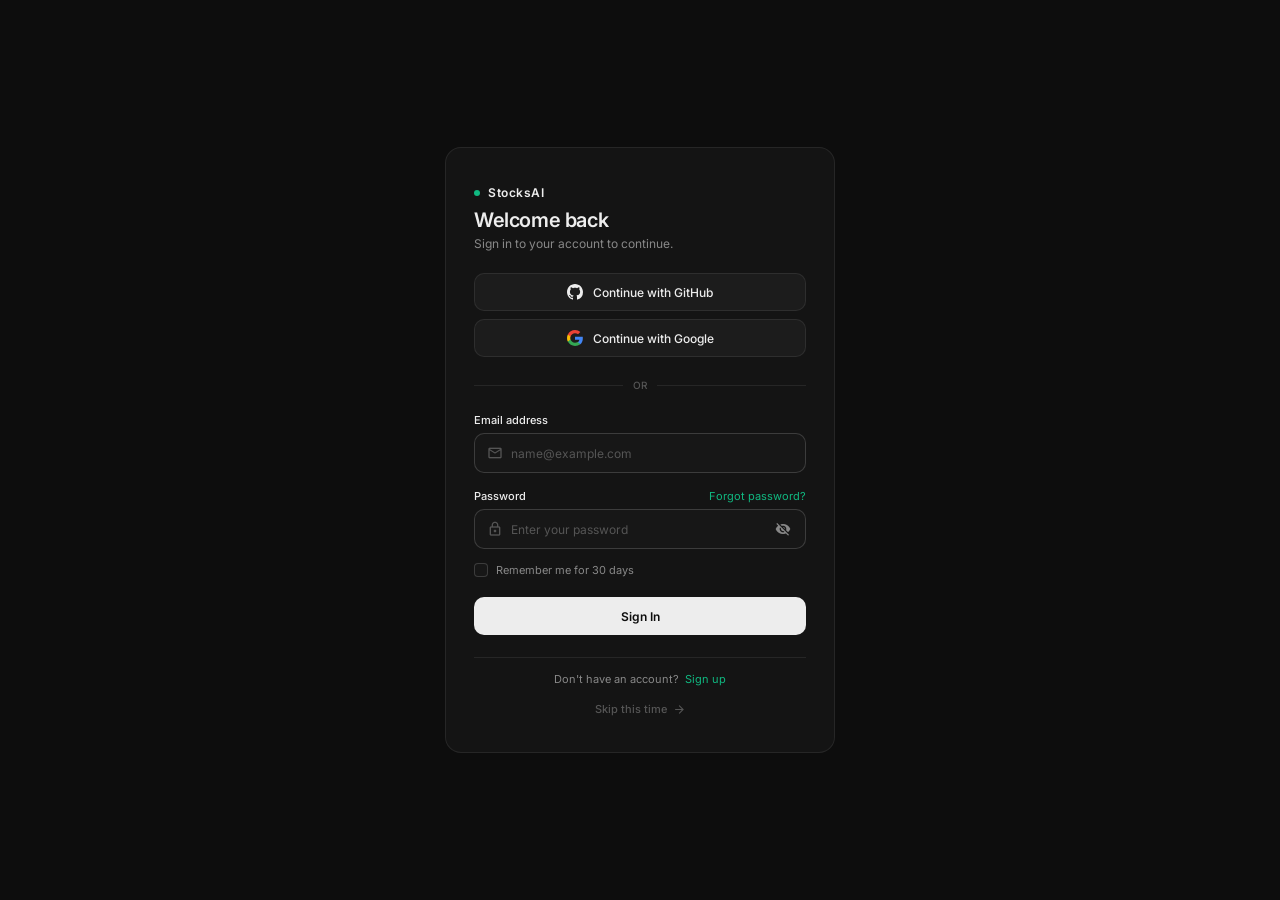
<file: login.html>
<!DOCTYPE html>
<html lang="en">
<head>
    <meta charset="UTF-8">
    <meta name="viewport" content="width=device-width, initial-scale=1.0">
    <title>StocksAI — Sign In</title>
    <link rel="preconnect" href="https://fonts.googleapis.com">
    <link rel="preconnect" href="https://fonts.gstatic.com" crossorigin>
    <link href="https://fonts.googleapis.com/css2?family=Inter:wght@400;500;600&display=swap" rel="stylesheet">
    <link href="https://fonts.googleapis.com/icon?family=Material+Icons" rel="stylesheet">
    <link rel="stylesheet" href="login.css">
</head>
<body>

    <main class="auth-wrapper">
        <div class="auth-card">
            <!-- Brand Header -->
            <div class="auth-card-header">
                <div class="brand-badge">
                    <span class="brand-dot"></span>
                    <span>StocksAI</span>
                </div>
                <h1 class="auth-title">Welcome back</h1>
                <p class="auth-subtitle">Sign in to your account to continue.</p>
            </div>

            <!-- Social Authentication -->
            <div class="oauth-group">
                <button type="button" class="btn-oauth">
                    <svg class="oauth-svg" viewBox="0 0 24 24" width="16" height="16">
                        <path fill="#ededed" d="M12 0C5.37 0 0 5.37 0 12c0 5.31 3.435 9.795 8.205 11.385.6.105.825-.255.825-.57 0-.285-.015-1.23-.015-2.235-3.015.555-3.795-.735-4.035-1.41-.135-.345-.72-1.41-1.23-1.695-.42-.225-1.02-.78-.015-.795.945-.015 1.62.87 1.845 1.23 1.08 1.815 2.805 1.305 3.495.99.105-.78.42-1.305.765-1.605-2.67-.3-5.46-1.335-5.46-5.925 0-1.305.465-2.385 1.23-3.225-.12-.3-.54-1.53.12-3.18 0 0 1.005-.315 3.3 1.23.96-.27 1.98-.405 3-.405s2.04.135 3 .405c2.295-1.56 3.3-1.23 3.3-1.23.66 1.65.24 2.88.12 3.18.765.84 1.23 1.905 1.23 3.225 0 4.605-2.805 5.625-5.475 5.925.435.375.81 1.095.81 2.22 0 1.605-.015 2.895-.015 3.3 0 .315.225.69.825.57A12.02 12.02 0 0024 12c0-6.63-5.37-12-12-12z"/>
                    </svg>
                    <span>Continue with GitHub</span>
                </button>
                <button type="button" class="btn-oauth">
                    <svg class="oauth-svg" viewBox="0 0 24 24" width="16" height="16">
                        <path fill="#4285F4" d="M23.745 12.27c0-.7-.06-1.4-.19-2.07H12v4.51h6.6c-.29 1.52-1.14 2.82-2.4 3.68v3.05h3.88c2.27-2.09 3.665-5.17 3.665-9.17z"/>
                        <path fill="#34A853" d="M12 24c3.24 0 5.95-1.08 7.93-2.91l-3.88-3.05c-1.08.72-2.45 1.16-4.05 1.16-3.12 0-5.77-2.1-6.72-4.93H1.25v3.15C3.26 21.36 7.33 24 12 24z"/>
                        <path fill="#FBBC05" d="M5.28 14.27c-.25-.72-.38-1.49-.38-2.27s.13-1.55.38-2.27V6.58H1.25C.45 8.18 0 10.03 0 12s.45 3.82 1.25 5.42l4.03-3.15z"/>
                        <path fill="#EA4335" d="M12 4.75c1.77 0 3.35.61 4.6 1.8l3.42-3.42C17.95 1.19 15.24 0 12 0 7.33 0 3.26 2.64 1.25 6.58l4.03 3.15c.95-2.83 3.6-4.98 6.72-4.98z"/>
                    </svg>
                    <span>Continue with Google</span>
                </button>
            </div>

            <div class="divider">
                <span>OR</span>
            </div>

            <!-- Standard Form -->
            <form id="loginForm" class="auth-form" autocomplete="on">
                <div class="form-group">
                    <label for="email" class="form-label">Email address</label>
                    <div class="input-wrapper">
                        <span class="material-icons input-icon">mail_outline</span>
                        <input type="email" id="email" class="form-input" placeholder="name@example.com" required>
                    </div>
                </div>

                <div class="form-group">
                    <div class="label-row">
                        <label for="password" class="form-label">Password</label>
                        <a href="#" class="forgot-link">Forgot password?</a>
                    </div>
                    <div class="input-wrapper">
                        <span class="material-icons input-icon">lock_outline</span>
                        <input type="password" id="password" class="form-input" placeholder="Enter your password" required>
                        <button type="button" id="togglePassword" class="password-toggle-btn" title="Toggle password visibility">
                            <span class="material-icons">visibility_off</span>
                        </button>
                    </div>
                </div>

                <!-- Remember Me Checkbox -->
                <div class="remember-row">
                    <label class="checkbox-container">
                        <input type="checkbox" id="rememberMe">
                        <span class="checkmark"></span>
                        <span class="checkbox-label">Remember me for 30 days</span>
                    </label>
                </div>

                <div class="form-status hidden" id="formStatus"></div>

                <button type="submit" id="submitBtn" class="btn-submit">
                    <span>Sign In</span>
                </button>
            </form>

            <!-- Card Footer with Sign Up & Skip Option -->
            <div class="auth-card-footer">
                <div class="footer-signup-row">
                    <span class="footer-text">Don't have an account?</span>
                    <a href="#" class="signup-link">Sign up</a>
                </div>
                <a href="index.html" class="btn-skip" title="Explore as guest">
                    <span>Skip this time</span>
                    <span class="material-icons">arrow_forward</span>
                </a>
            </div>
        </div>
    </main>

    <script src="login.js"></script>
</body>
</html>
</file>
<file: login.css>
:root {
    --bg-main: #0d0d0d;
    --surface-main: #141414;
    --surface-subtle: #1c1c1c;
    --surface-hover: #222222;
    --input-surface: #171717;
    
    /* High-contrast borders for input visibility */
    --border-subtle: rgba(255, 255, 255, 0.08);
    --border-input: rgba(255, 255, 255, 0.16);
    --border-focus: #10b981;

    --text-primary: #ededed;
    --text-secondary: #888888;
    --text-muted: #555555;

    --accent-action: #ededed;
    --accent-action-fg: #0d0d0d;
    --accent-emerald: #10b981;
    --accent-red: #ef4444;

    --radius-sm: 6px;
    --radius-md: 10px;
    --radius-lg: 16px;
    --transition: 160ms ease-in-out;
}

* {
    box-sizing: border-box;
    margin: 0;
    padding: 0;
    -webkit-font-smoothing: antialiased;
}

body {
    background-color: var(--bg-main);
    color: var(--text-primary);
    font-family: 'Inter', -apple-system, BlinkMacSystemFont, "Segoe UI", Roboto, sans-serif;
    min-height: 100vh;
    display: flex;
    align-items: center;
    justify-content: center;
    padding: 20px;
}

.material-icons {
    font-size: 16px !important;
    width: 16px;
    height: 16px;
    display: inline-flex;
    align-items: center;
    justify-content: center;
    color: var(--text-secondary);
}

.auth-wrapper {
    width: 100%;
    max-width: 390px;
}

.auth-card {
    background: var(--surface-main);
    border: 1px solid var(--border-subtle);
    border-radius: var(--radius-lg);
    padding: 32px 28px;
    display: flex;
    flex-direction: column;
    gap: 22px;
}

/* Brand Identity */
.brand-badge {
    display: inline-flex;
    align-items: center;
    gap: 8px;
    font-size: 12px;
    font-weight: 600;
    letter-spacing: 0.5px;
    color: var(--text-primary);
    margin-bottom: 8px;
}

.brand-dot {
    width: 6px;
    height: 6px;
    border-radius: 50%;
    background-color: var(--accent-emerald);
}

.auth-title {
    font-size: 20px;
    font-weight: 600;
    letter-spacing: -0.02em;
    color: var(--text-primary);
    margin-bottom: 4px;
}

.auth-subtitle {
    font-size: 12px;
    color: var(--text-secondary);
}

/* OAuth Buttons */
.oauth-group {
    display: flex;
    flex-direction: column;
    gap: 8px;
}

.btn-oauth {
    height: 38px;
    background: var(--surface-subtle);
    border: 1px solid var(--border-subtle);
    border-radius: var(--radius-md);
    color: var(--text-primary);
    font-size: 12px;
    font-weight: 500;
    font-family: inherit;
    display: flex;
    align-items: center;
    justify-content: center;
    gap: 10px;
    cursor: pointer;
    transition: background var(--transition), border-color var(--transition);
}

.btn-oauth:hover {
    background: var(--surface-hover);
    border-color: rgba(255, 255, 255, 0.15);
}

/* Divider */
.divider {
    display: flex;
    align-items: center;
    text-align: center;
}

.divider::before,
.divider::after {
    content: '';
    flex: 1;
    border-bottom: 1px solid var(--border-subtle);
}

.divider span {
    font-size: 10px;
    font-weight: 500;
    color: var(--text-muted);
    padding: 0 10px;
}

/* Form Styles */
.auth-form {
    display: flex;
    flex-direction: column;
    gap: 16px;
}

.form-group {
    display: flex;
    flex-direction: column;
    gap: 6px;
}

.label-row {
    display: flex;
    justify-content: space-between;
    align-items: center;
}

.form-label {
    font-size: 11px;
    font-weight: 500;
    color: var(--text-primary);
}

.forgot-link,
.signup-link {
    font-size: 11px;
    color: var(--accent-emerald);
    text-decoration: none;
    transition: opacity var(--transition);
}

.forgot-link:hover,
.signup-link:hover {
    opacity: 0.8;
}

/* Inputs */
.input-wrapper {
    position: relative;
    display: flex;
    align-items: center;
    background: var(--input-surface);
    border: 1px solid var(--border-input);
    border-radius: var(--radius-md);
    transition: border-color var(--transition);
}

.input-wrapper:focus-within {
    border-color: var(--border-focus);
}

.input-icon {
    position: absolute;
    left: 12px;
    color: var(--text-muted);
}

.form-input {
    width: 100%;
    height: 38px;
    padding: 0 38px 0 36px;
    background: transparent;
    border: none;
    outline: none;
    font-family: inherit;
    font-size: 12px;
    color: var(--text-primary);
}

.form-input::placeholder {
    color: var(--text-muted);
}

.password-toggle-btn {
    position: absolute;
    right: 10px;
    background: transparent;
    border: none;
    cursor: pointer;
    display: flex;
    align-items: center;
    padding: 4px;
}

.password-toggle-btn:hover .material-icons {
    color: var(--text-primary);
}

/* Remember Me Checkbox */
.remember-row {
    display: flex;
    align-items: center;
    margin-top: -2px;
}

.checkbox-container {
    display: flex;
    align-items: center;
    position: relative;
    cursor: pointer;
    user-select: none;
    gap: 8px;
}

.checkbox-container input {
    position: absolute;
    opacity: 0;
    cursor: pointer;
    height: 0;
    width: 0;
}

.checkmark {
    height: 14px;
    width: 14px;
    background-color: var(--input-surface);
    border: 1px solid var(--border-input);
    border-radius: 4px;
    transition: all var(--transition);
}

.checkbox-container:hover input ~ .checkmark {
    border-color: var(--border-focus);
}

.checkbox-container input:checked ~ .checkmark {
    background-color: var(--accent-emerald);
    border-color: var(--accent-emerald);
}

.checkbox-label {
    font-size: 11px;
    color: var(--text-secondary);
}

/* Status Notifications */
.form-status {
    font-size: 11px;
    padding: 8px 10px;
    border-radius: var(--radius-sm);
    line-height: 1.4;
}

.form-status.error {
    background: rgba(239, 68, 68, 0.08);
    border: 1px solid rgba(239, 68, 68, 0.3);
    color: var(--accent-red);
}

.form-status.success {
    background: rgba(16, 185, 129, 0.08);
    border: 1px solid rgba(16, 185, 129, 0.3);
    color: var(--accent-emerald);
}

/* Submit Action Button */
.btn-submit {
    height: 38px;
    background: var(--accent-action);
    color: var(--accent-action-fg);
    border: none;
    border-radius: var(--radius-md);
    font-size: 12px;
    font-weight: 600;
    font-family: inherit;
    display: flex;
    align-items: center;
    justify-content: center;
    cursor: pointer;
    margin-top: 4px;
    transition: opacity var(--transition);
}

.btn-submit:hover {
    opacity: 0.9;
}

/* Footer Section */
.auth-card-footer {
    display: flex;
    flex-direction: column;
    align-items: center;
    gap: 12px;
    padding-top: 14px;
    border-top: 1px solid var(--border-subtle);
}

.footer-signup-row {
    display: flex;
    align-items: center;
    gap: 6px;
}

.footer-text {
    font-size: 11px;
    color: var(--text-secondary);
}

/* Skip Button */
.btn-skip {
    display: inline-flex;
    align-items: center;
    gap: 6px;
    font-size: 11px;
    font-weight: 500;
    color: var(--text-muted);
    text-decoration: none;
    padding: 4px 8px;
    border-radius: var(--radius-sm);
    transition: color var(--transition), background var(--transition);
}

.btn-skip .material-icons {
    font-size: 13px !important;
    width: 13px;
    height: 13px;
    color: inherit;
    transition: transform var(--transition);
}

.btn-skip:hover {
    color: var(--text-primary);
    background: var(--surface-subtle);
}

.btn-skip:hover .material-icons {
    transform: translateX(2px);
}

.hidden {
    display: none !important;
}
</file>
